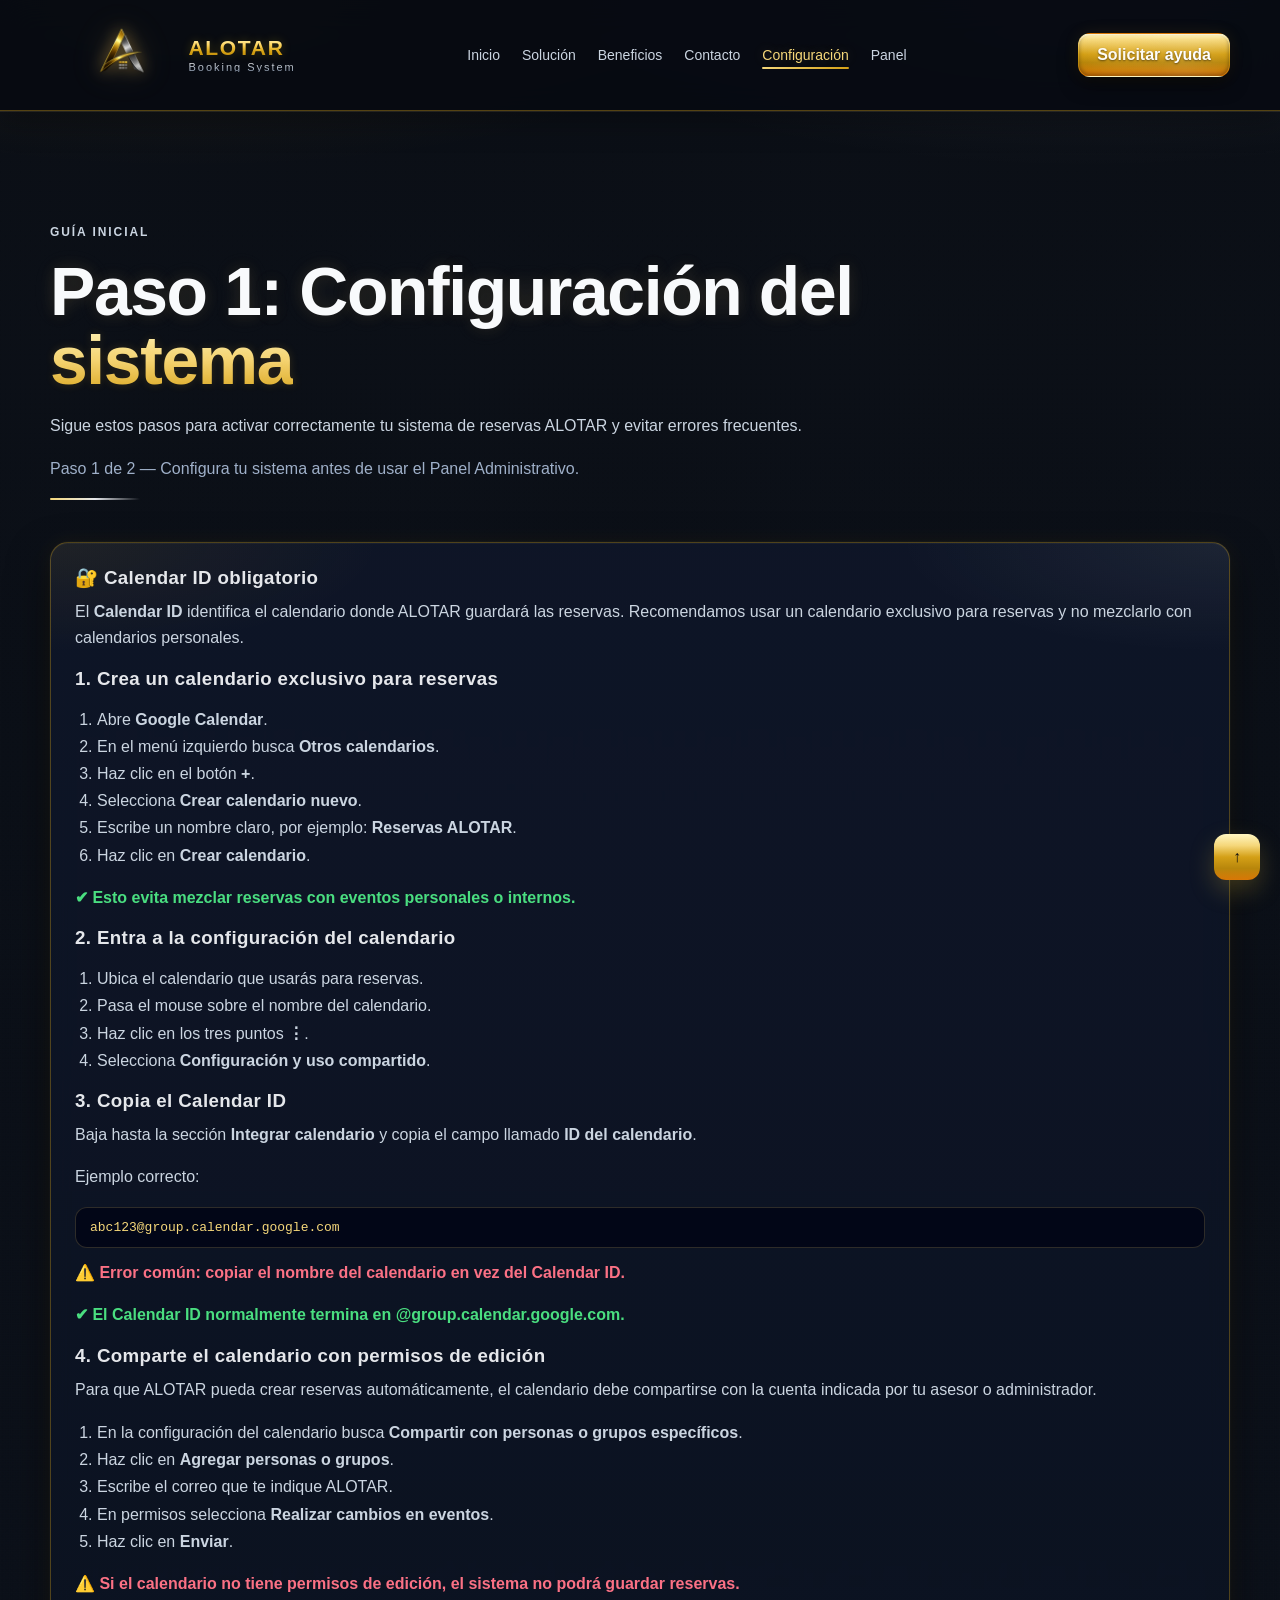
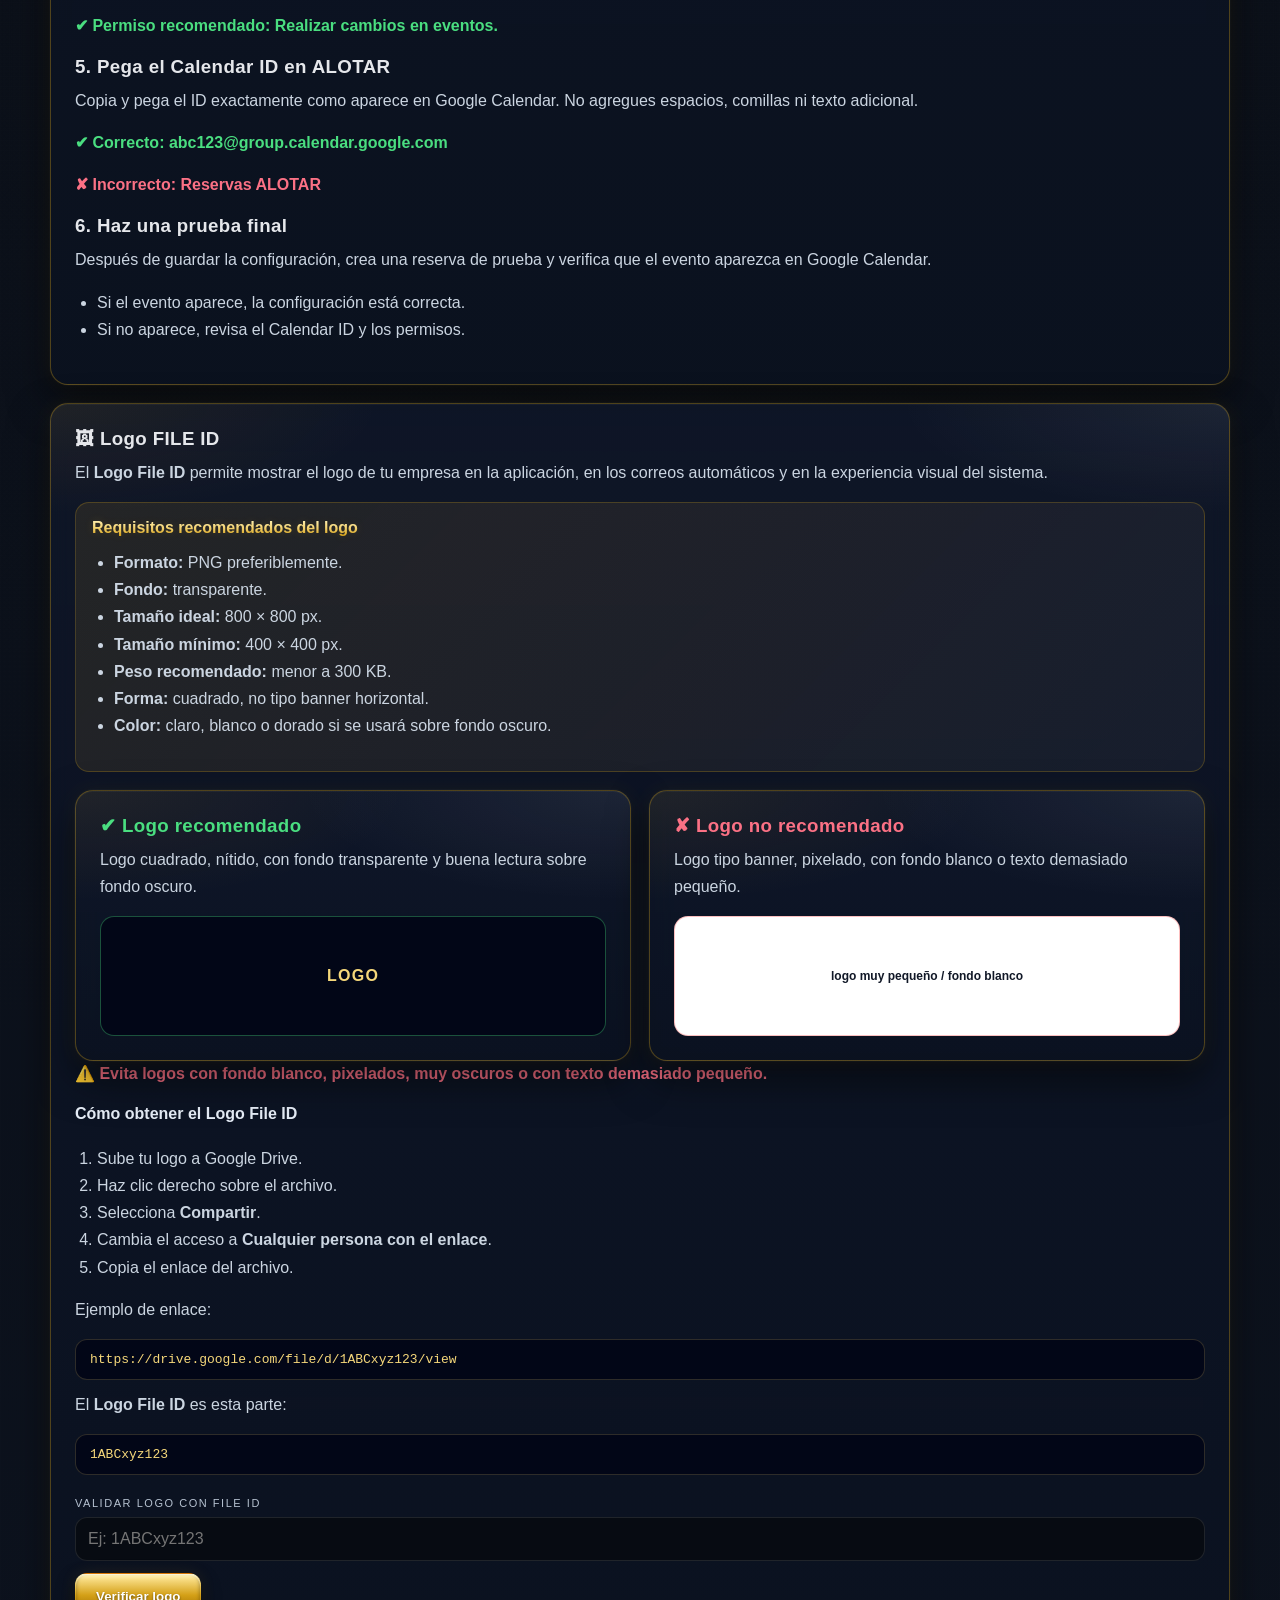
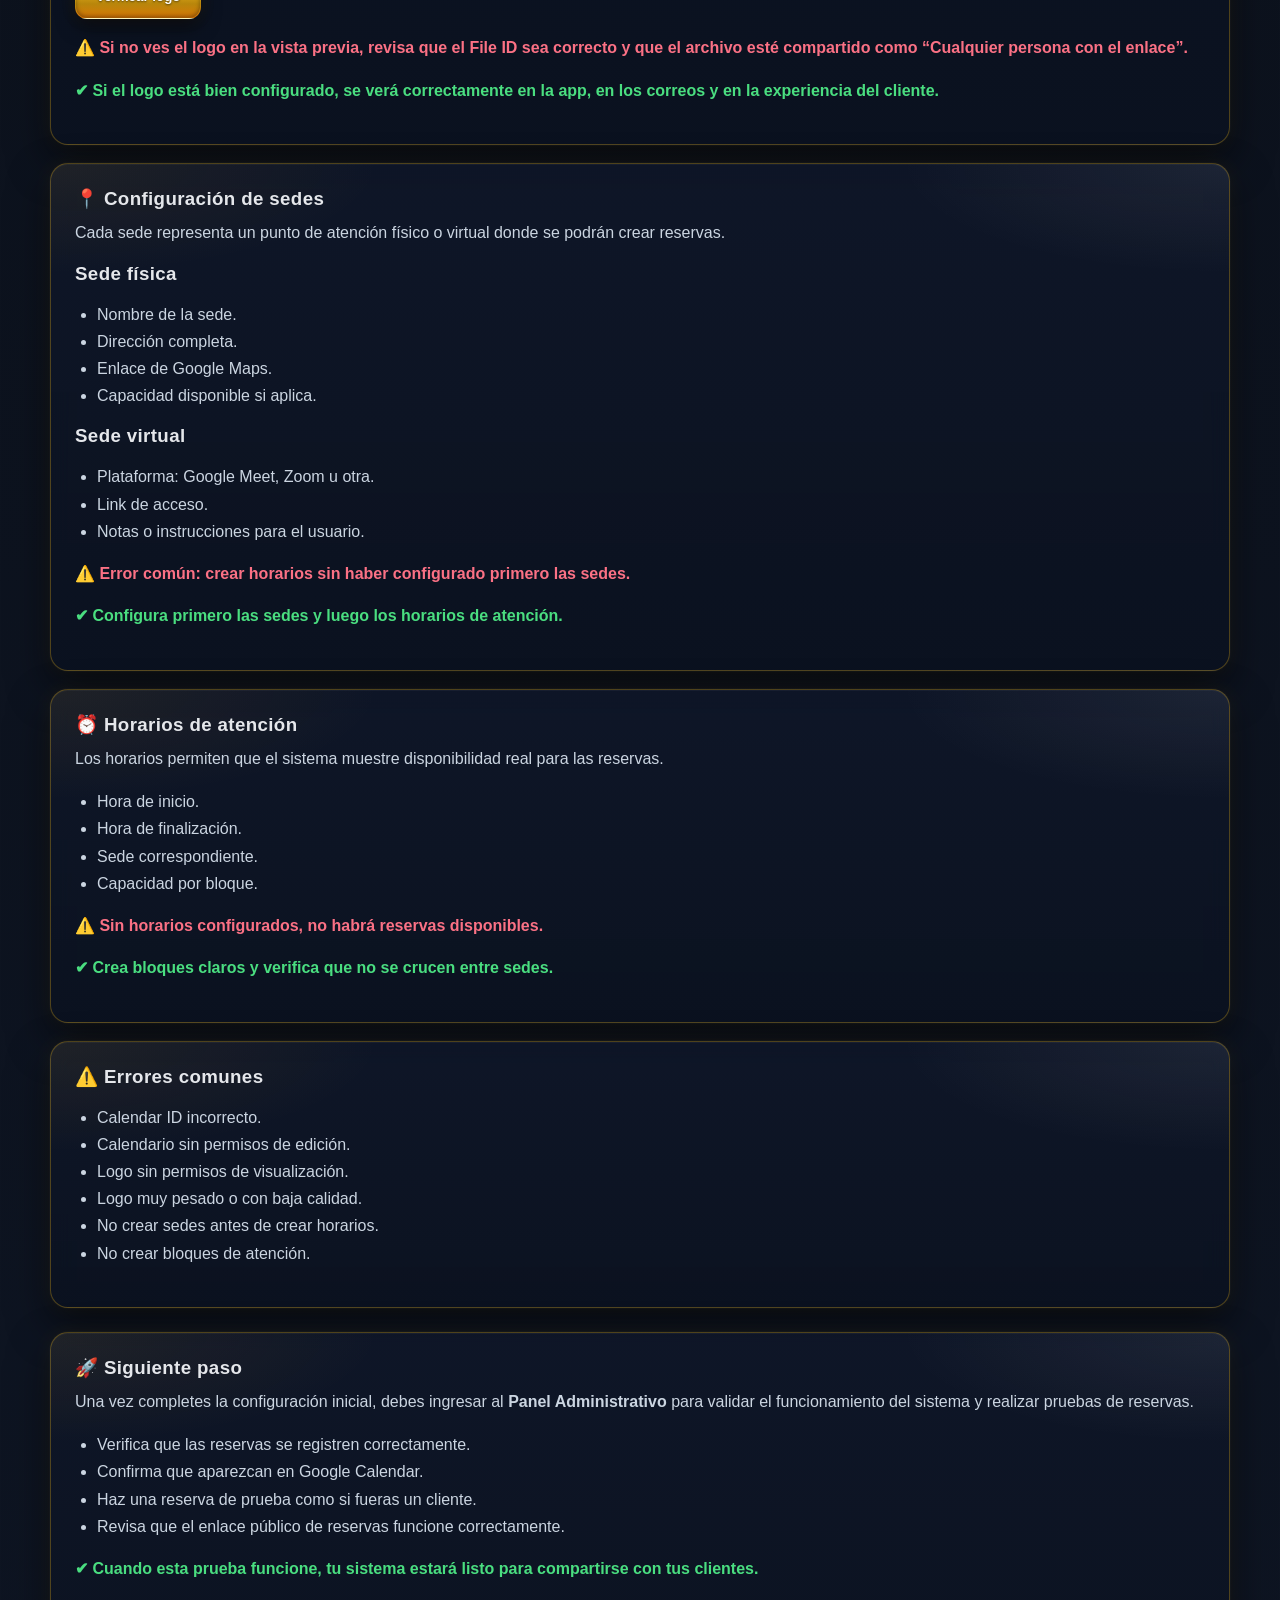
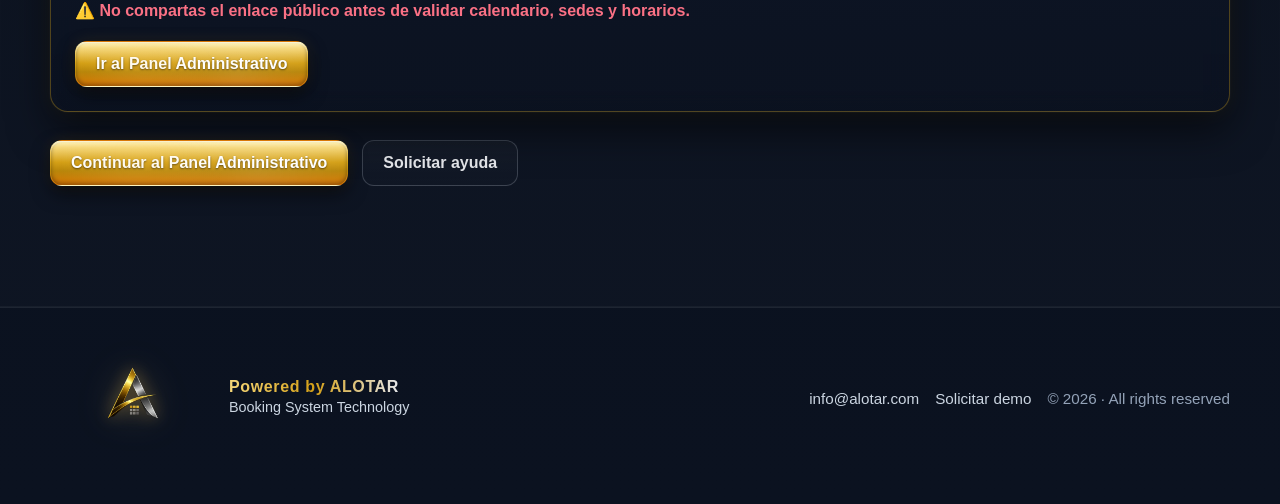
<file: configuracion.html>
<!DOCTYPE html>
<html lang="es">

<head>
  <meta charset="UTF-8">
  <meta name="viewport" content="width=device-width, initial-scale=1.0">

  <title>Configuración Inicial | ALOTAR</title>
  <meta name="robots" content="noindex">

  <!-- FAVICON ALOTAR -->
  <link rel="icon" href="favicon.ico" sizes="any">
  <link rel="icon" type="image/png" sizes="32x32" href="favicon-96x96.png">
  <link rel="icon" type="image/png" sizes="192x192" href="android-chrome-192x192.png">
  <link rel="icon" type="image/png" sizes="512x512" href="android-chrome-512x512.png">
  <link rel="apple-touch-icon" sizes="180x180" href="apple-touch-icon.png">
  <link rel="manifest" href="site.webmanifest">
  <meta name="theme-color" content="#070b12">
  <meta name="apple-mobile-web-app-title" content="ALOTAR">

  <link rel="stylesheet" href="styles.css">
</head>

<body>

<header class="site-header">
  <div class="container nav">

    <a href="index.html#inicio" class="brand" aria-label="Ir al inicio">
      <img src="logo.png" alt="ALOTAR Logo" class="brand-icon">

      <div class="brand-text-wrap">
        <div class="brand-main">ALOTAR</div>
        <div class="brand-sub">Booking System</div>
      </div>
    </a>

    <nav class="menu" aria-label="Menú principal">
      <a href="index.html#inicio">Inicio</a>
      <a href="index.html#solucion">Solución</a>
      <a href="index.html#beneficios">Beneficios</a>
      <a href="index.html#contacto">Contacto</a>
      <a class="active" href="configuracion.html">Configuración</a>
      <a href="panel-administrativo.html">Panel</a>
    </nav>

    <a class="btn btn-primary btn-glow" href="index.html?mode=soporte#contacto">
       Solicitar ayuda
    </a>

  </div>
</header>

<main>

<section class="section alt" id="configuracion">
  <div class="container">

    <div class="section-heading">
      <p class="eyebrow">Guía inicial</p>

      <h1>
        Paso 1: Configuración del <span class="gold-text">sistema</span>
      </h1>

      <p>
       Sigue estos pasos para activar correctamente tu sistema de reservas ALOTAR y evitar errores frecuentes.
      </p>

      <p style="margin-top:10px; color:#9fb0c9;">
       Paso 1 de 2 — Configura tu sistema antes de usar el Panel Administrativo.
      </p>
    </div>

    <div class="cards one">

      <article class="card">
  <h3>🔐 Calendar ID obligatorio</h3>

  <p>
    El <strong>Calendar ID</strong> identifica el calendario donde ALOTAR guardará las reservas.
    Recomendamos usar un calendario exclusivo para reservas y no mezclarlo con calendarios personales.
  </p>

  <h3>1. Crea un calendario exclusivo para reservas</h3>

  <ol>
    <li>Abre <strong>Google Calendar</strong>.</li>
    <li>En el menú izquierdo busca <strong>Otros calendarios</strong>.</li>
    <li>Haz clic en el botón <strong>+</strong>.</li>
    <li>Selecciona <strong>Crear calendario nuevo</strong>.</li>
    <li>Escribe un nombre claro, por ejemplo: <strong>Reservas ALOTAR</strong>.</li>
    <li>Haz clic en <strong>Crear calendario</strong>.</li>
  </ol>

  <p class="good">
    ✔ Esto evita mezclar reservas con eventos personales o internos.
  </p>

  <h3>2. Entra a la configuración del calendario</h3>

  <ol>
    <li>Ubica el calendario que usarás para reservas.</li>
    <li>Pasa el mouse sobre el nombre del calendario.</li>
    <li>Haz clic en los tres puntos <strong>⋮</strong>.</li>
    <li>Selecciona <strong>Configuración y uso compartido</strong>.</li>
  </ol>

  <h3>3. Copia el Calendar ID</h3>

  <p>
    Baja hasta la sección <strong>Integrar calendario</strong> y copia el campo
    llamado <strong>ID del calendario</strong>.
  </p>

  <p>Ejemplo correcto:</p>

  <code>abc123@group.calendar.google.com</code>

  <p class="bad">
    ⚠️ Error común: copiar el nombre del calendario en vez del Calendar ID.
  </p>

  <p class="good">
    ✔ El Calendar ID normalmente termina en <strong>@group.calendar.google.com</strong>.
  </p>

  <h3>4. Comparte el calendario con permisos de edición</h3>

  <p>
    Para que ALOTAR pueda crear reservas automáticamente, el calendario debe compartirse
    con la cuenta indicada por tu asesor o administrador.
  </p>

  <ol>
    <li>En la configuración del calendario busca <strong>Compartir con personas o grupos específicos</strong>.</li>
    <li>Haz clic en <strong>Agregar personas o grupos</strong>.</li>
    <li>Escribe el correo que te indique ALOTAR.</li>
    <li>En permisos selecciona <strong>Realizar cambios en eventos</strong>.</li>
    <li>Haz clic en <strong>Enviar</strong>.</li>
  </ol>

  <p class="bad">
    ⚠️ Si el calendario no tiene permisos de edición, el sistema no podrá guardar reservas.
  </p>

  <p class="good">
    ✔ Permiso recomendado: <strong>Realizar cambios en eventos</strong>.
  </p>

  <h3>5. Pega el Calendar ID en ALOTAR</h3>

  <p>
    Copia y pega el ID exactamente como aparece en Google Calendar.
    No agregues espacios, comillas ni texto adicional.
  </p>

  <p class="good">
    ✔ Correcto: abc123@group.calendar.google.com
  </p>

  <p class="bad">
    ✘ Incorrecto: Reservas ALOTAR
  </p>

  <h3>6. Haz una prueba final</h3>

  <p>
    Después de guardar la configuración, crea una reserva de prueba y verifica
    que el evento aparezca en Google Calendar.
  </p>

  <ul>
    <li>Si el evento aparece, la configuración está correcta.</li>
    <li>Si no aparece, revisa el Calendar ID y los permisos.</li>
  </ul>
</article>

      <article class="card">
        <h3>🖼 Logo FILE ID</h3>

        <p>
          El <strong>Logo File ID</strong> permite mostrar el logo de tu empresa en la aplicación,
          en los correos automáticos y en la experiencia visual del sistema.
        </p>

        <div style="
          margin-top:16px;
          padding:16px;
          border-radius:14px;
          background:linear-gradient(135deg, rgba(245,180,40,.10), rgba(255,255,255,.04));
          border:1px solid rgba(212,160,23,.25);
        ">

          <strong class="gold-text">Requisitos recomendados del logo</strong>

          <ul style="margin-top:12px; line-height:1.7;">
            <li><strong>Formato:</strong> PNG preferiblemente.</li>
            <li><strong>Fondo:</strong> transparente.</li>
            <li><strong>Tamaño ideal:</strong> 800 × 800 px.</li>
            <li><strong>Tamaño mínimo:</strong> 400 × 400 px.</li>
            <li><strong>Peso recomendado:</strong> menor a 300 KB.</li>
            <li><strong>Forma:</strong> cuadrado, no tipo banner horizontal.</li>
            <li><strong>Color:</strong> claro, blanco o dorado si se usará sobre fondo oscuro.</li>
          </ul>

        </div>

        <div class="cards two" style="margin-top:18px;">

          <div class="mini-card">
            <h3 class="good">✔ Logo recomendado</h3>
            <p>Logo cuadrado, nítido, con fondo transparente y buena lectura sobre fondo oscuro.</p>

            <div style="
              margin-top:12px;
              height:120px;
              border-radius:14px;
              display:flex;
              align-items:center;
              justify-content:center;
              background:#020617;
              border:1px solid rgba(74,222,128,.35);
              color:#f5d77a;
              font-weight:800;
              letter-spacing:.08em;
            ">
              LOGO
            </div>
          </div>

          <div class="mini-card">
            <h3 class="bad">✘ Logo no recomendado</h3>
            <p>Logo tipo banner, pixelado, con fondo blanco o texto demasiado pequeño.</p>

            <div style="
              margin-top:12px;
              height:120px;
              border-radius:14px;
              display:flex;
              align-items:center;
              justify-content:center;
              background:#ffffff;
              border:1px solid rgba(248,113,113,.45);
              color:#111827;
              font-size:12px;
              font-weight:700;
            ">
              logo muy pequeño / fondo blanco
            </div>
          </div>

        </div>

        <p class="bad">
          ⚠️ Evita logos con fondo blanco, pixelados, muy oscuros o con texto demasiado pequeño.
        </p>

        <h4 style="margin-top:18px;">Cómo obtener el Logo File ID</h4>

        <ol style="line-height:1.7;">
          <li>Sube tu logo a Google Drive.</li>
          <li>Haz clic derecho sobre el archivo.</li>
          <li>Selecciona <strong>Compartir</strong>.</li>
          <li>Cambia el acceso a <strong>Cualquier persona con el enlace</strong>.</li>
          <li>Copia el enlace del archivo.</li>
        </ol>

        <p>Ejemplo de enlace:</p>

        <code>https://drive.google.com/file/d/1ABCxyz123/view</code>

        <p>El <strong>Logo File ID</strong> es esta parte:</p>

        <code>1ABCxyz123</code>

        <div style="margin-top:22px;">
          <label style="
            display:block;
            color:#b6c2d1;
            font-size:11px;
            letter-spacing:.14em;
            text-transform:uppercase;
            margin-bottom:8px;
          ">
            Validar logo con File ID
          </label>

          <input
            type="text"
            id="logoInput"
            placeholder="Ej: 1ABCxyz123"
          >

          <button
            type="button"
            class="btn btn-primary"
            style="margin-top:12px;"
            onclick="previewLogo()"
          >
            Verificar logo
          </button>

          <div id="logoPreview" style="margin-top:16px;"></div>

          <p class="bad">
            ⚠️ Si no ves el logo en la vista previa, revisa que el File ID sea correcto y que el archivo esté compartido como “Cualquier persona con el enlace”.
          </p>
        </div>

        <p class="good">
          ✔ Si el logo está bien configurado, se verá correctamente en la app, en los correos y en la experiencia del cliente.
        </p>
      </article>

      <article class="card">
        <h3>📍 Configuración de sedes</h3>

        <p>
          Cada sede representa un punto de atención físico o virtual donde se podrán crear reservas.
        </p>

        <h3>Sede física</h3>
        <ul>
          <li>Nombre de la sede.</li>
          <li>Dirección completa.</li>
          <li>Enlace de Google Maps.</li>
          <li>Capacidad disponible si aplica.</li>
        </ul>

        <h3>Sede virtual</h3>
        <ul>
          <li>Plataforma: Google Meet, Zoom u otra.</li>
          <li>Link de acceso.</li>
          <li>Notas o instrucciones para el usuario.</li>
        </ul>

        <p class="bad">⚠️ Error común: crear horarios sin haber configurado primero las sedes.</p>
        <p class="good">✔ Configura primero las sedes y luego los horarios de atención.</p>
      </article>

      <article class="card">
        <h3>⏰ Horarios de atención</h3>

        <p>
          Los horarios permiten que el sistema muestre disponibilidad real para las reservas.
        </p>

        <ul>
          <li>Hora de inicio.</li>
          <li>Hora de finalización.</li>
          <li>Sede correspondiente.</li>
          <li>Capacidad por bloque.</li>
        </ul>

        <p class="bad">⚠️ Sin horarios configurados, no habrá reservas disponibles.</p>
        <p class="good">✔ Crea bloques claros y verifica que no se crucen entre sedes.</p>
      </article>

      <article class="card">
        <h3>⚠️ Errores comunes</h3>

        <ul>
          <li>Calendar ID incorrecto.</li>
          <li>Calendario sin permisos de edición.</li>
          <li>Logo sin permisos de visualización.</li>
          <li>Logo muy pesado o con baja calidad.</li>
          <li>No crear sedes antes de crear horarios.</li>
          <li>No crear bloques de atención.</li>
        </ul>
      </article>

    </div>
    <article class="card" style="margin-top:24px;">

     <h3>🚀 Siguiente paso</h3>

     <p>
       Una vez completes la configuración inicial, debes ingresar al
       <strong>Panel Administrativo</strong> para validar el funcionamiento del sistema
       y realizar pruebas de reservas.
     </p>

     <ul>
       <li>Verifica que las reservas se registren correctamente.</li>
       <li>Confirma que aparezcan en Google Calendar.</li>
       <li>Haz una reserva de prueba como si fueras un cliente.</li>
       <li>Revisa que el enlace público de reservas funcione correctamente.</li>
     </ul>

     <p class="good">
      ✔ Cuando esta prueba funcione, tu sistema estará listo para compartirse con tus clientes.
     </p>

     <p class="bad">
      ⚠️ No compartas el enlace público antes de validar calendario, sedes y horarios.
     </p>

     <a class="btn btn-primary btn-glow" href="panel-administrativo.html">
       Ir al Panel Administrativo
     </a>

    </article>

    <div class="hero-actions top-gap">
      <a class="btn btn-primary btn-glow" href="panel-administrativo.html">
        Continuar al Panel Administrativo
      </a>

      <a class="btn btn-outline" href="index.html?mode=soporte#contacto">
        Solicitar ayuda
      </a>
    </div>

  </div>
</section>

</main>

<footer class="site-footer">
  <div class="container footer-wrap">

    <div class="footer-brand">
      <img src="logo.png" alt="ALOTAR Logo" class="footer-logo">

      <div>
        <strong>Powered by ALOTAR</strong>
        <p>Booking System Technology</p>
      </div>
    </div>

    <div class="footer-meta">
      <a href="mailto:info@alotar.com">info@alotar.com</a>
      <a href="index.html#contacto">Solicitar demo</a>
      <span>© 2026 · All rights reserved</span>
    </div>

  </div>
</footer>

<button
  class="scroll-top-btn"
  onclick="window.scrollTo({top:0, behavior:'smooth'})"
  aria-label="Volver arriba"
  title="Volver arriba"
>
  ↑
</button>

<script>
function previewLogo(){
  const input = document.getElementById("logoInput");
  const preview = document.getElementById("logoPreview");

  const fileId = input.value.trim();

  if (!fileId) {
    preview.innerHTML = `
      <div style="
        padding:14px;
        border-radius:12px;
        background:linear-gradient(135deg, rgba(248,113,113,.15), rgba(255,255,255,.05));
        border:1px solid rgba(248,113,113,.4);
        color:#e5e7eb;
      ">
        Debes ingresar un Logo File ID.
      </div>
    `;
    return;
  }

  const imageUrl = `https://drive.google.com/thumbnail?id=${fileId}&sz=w400`;

  preview.innerHTML = `
    <div style="
      padding:18px;
      border-radius:14px;
      background:#020617;
      border:1px solid rgba(245,215,122,.30);
      text-align:center;
    ">
      <p style="margin-bottom:12px;color:#cbd5e1;">
        Vista previa del logo:
      </p>

      <img
        src="${imageUrl}"
        alt="Vista previa del logo"
        style="
          max-width:220px;
          max-height:220px;
          margin:0 auto;
          object-fit:contain;
          border-radius:12px;
        "
        onerror="logoPreviewError()"
      >

      <p class="good" style="margin-top:12px;">
        ✔ Si el logo aparece aquí, el File ID es válido y el archivo tiene permisos correctos.
      </p>
    </div>
  `;
}

function logoPreviewError(){
  const preview = document.getElementById("logoPreview");

  preview.innerHTML = `
    <div style="
      padding:14px;
      border-radius:12px;
      background:linear-gradient(135deg, rgba(248,113,113,.15), rgba(255,255,255,.05));
      border:1px solid rgba(248,113,113,.4);
      color:#e5e7eb;
    ">
      No fue posible mostrar el logo. Verifica que el File ID sea correcto y que el archivo esté compartido como “Cualquier persona con el enlace”.
    </div>
  `;
}
</script>

<script src="app.js?v=25"></script>

</body>
</html>
</file>
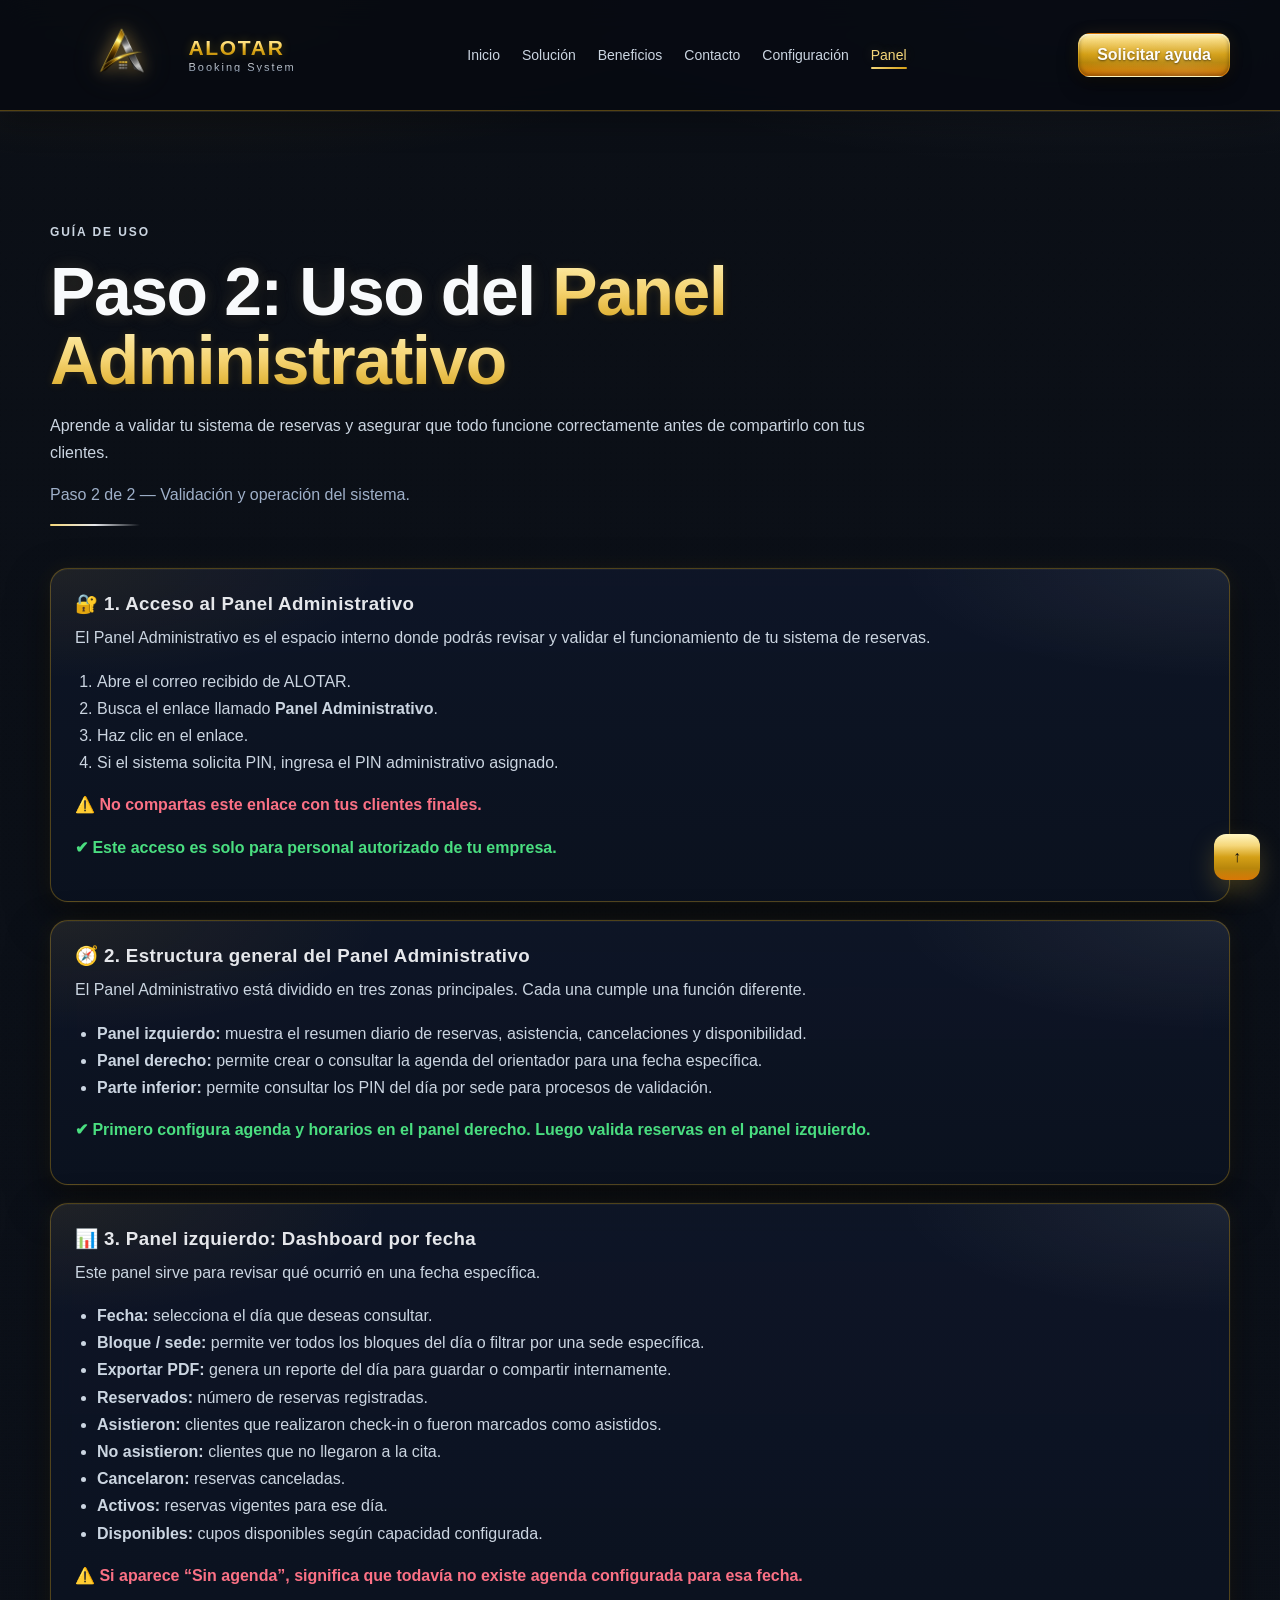
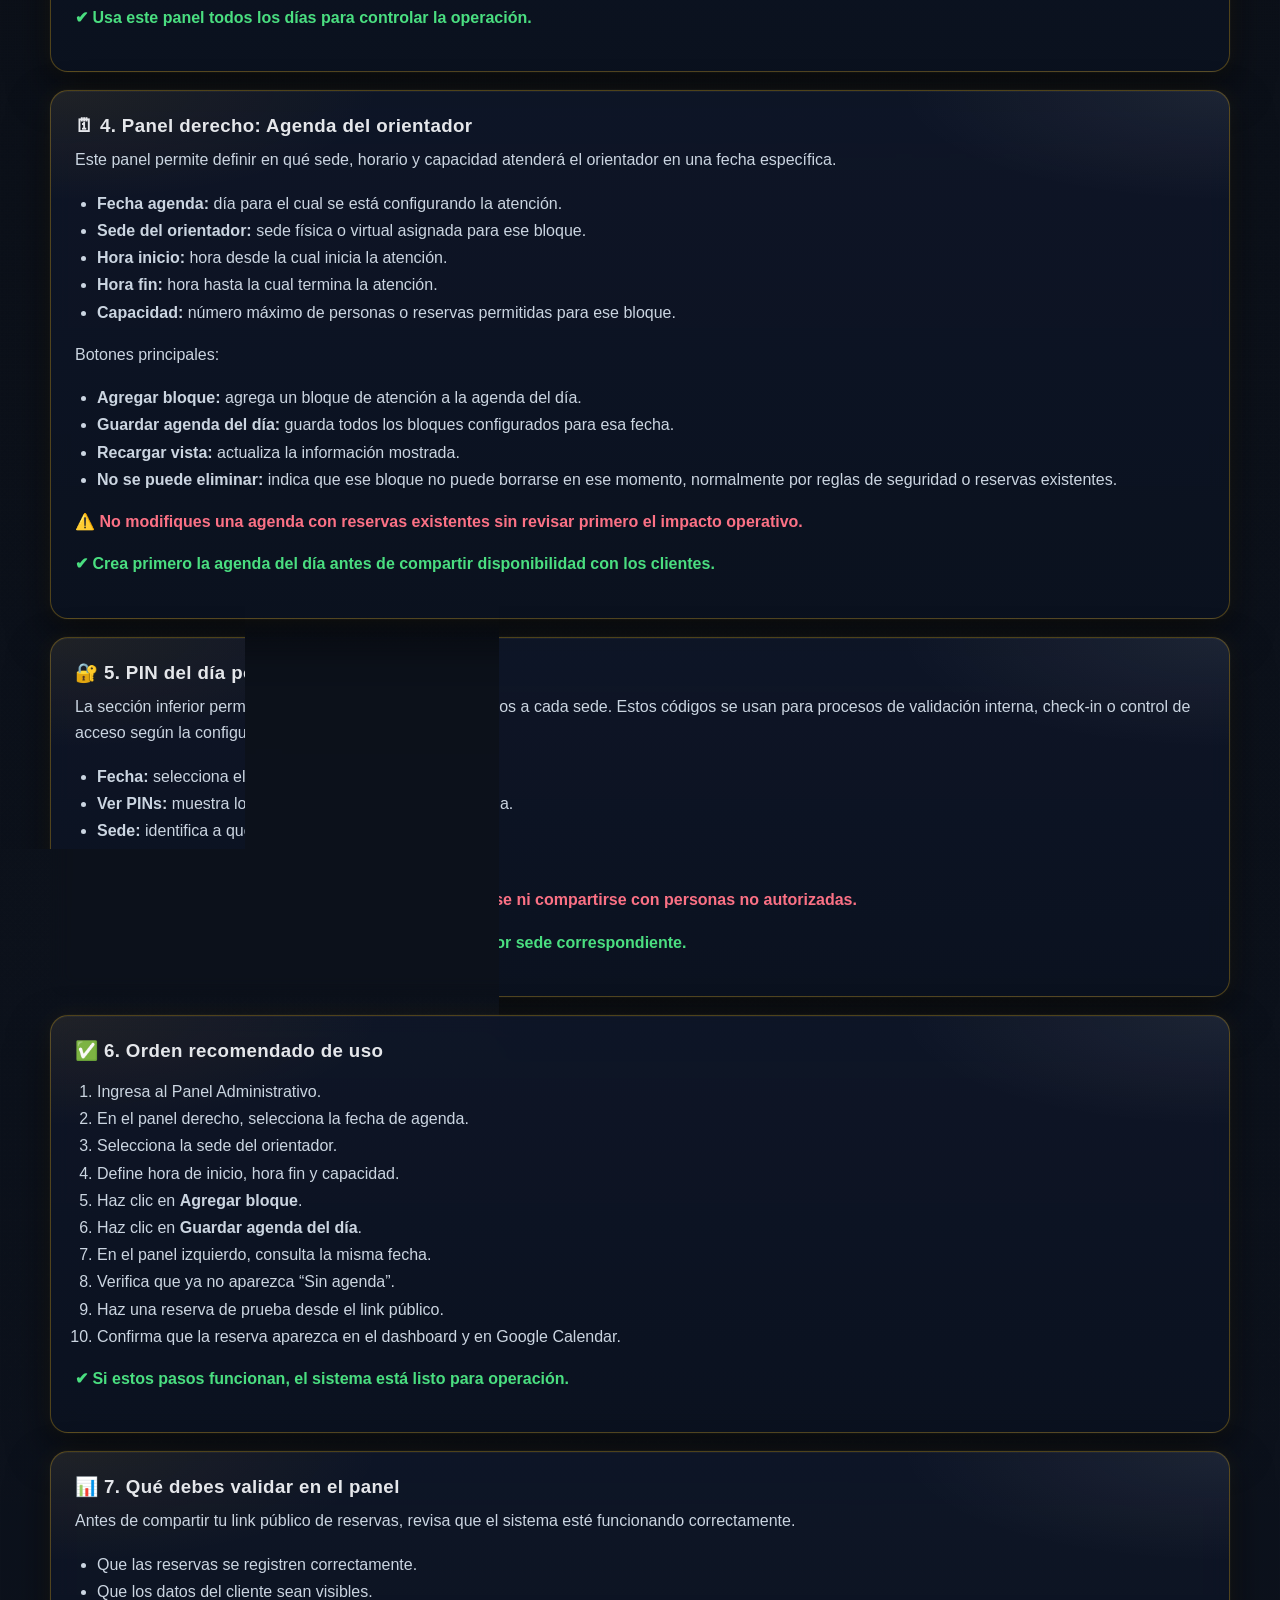
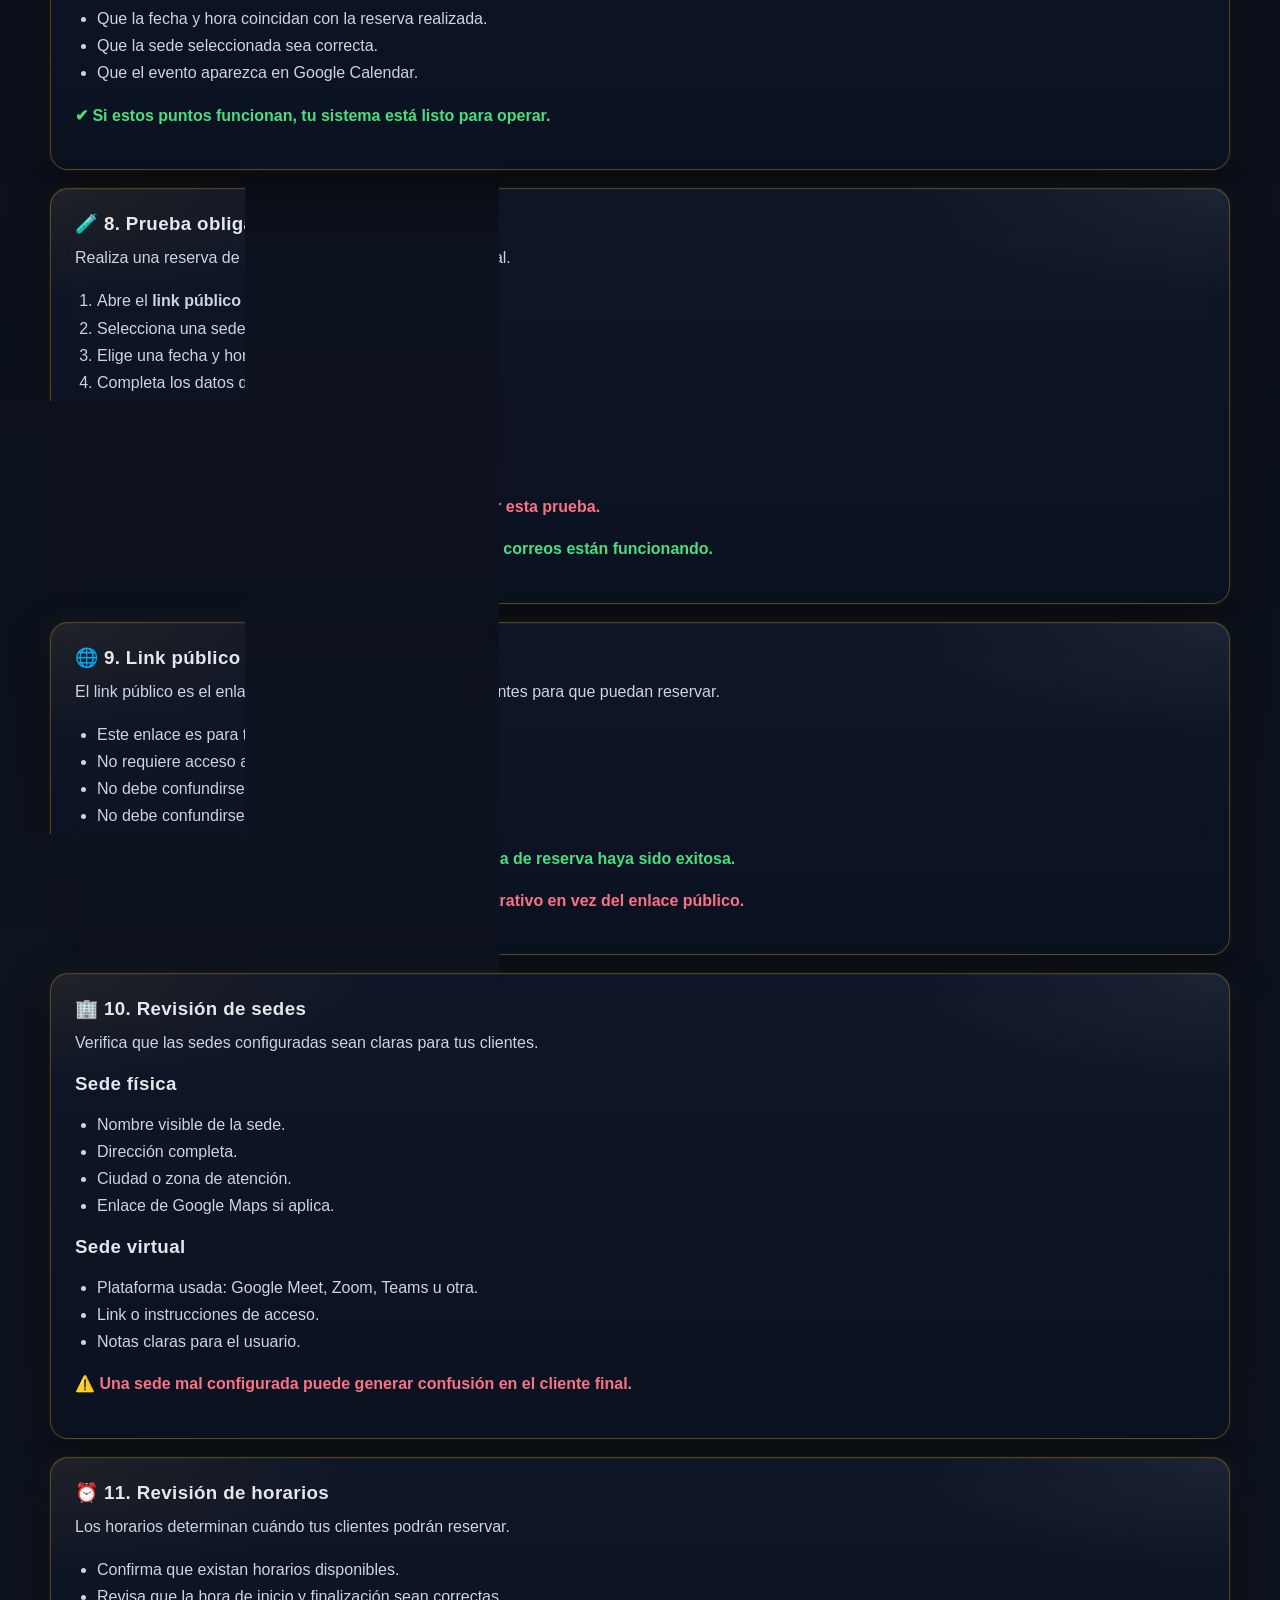
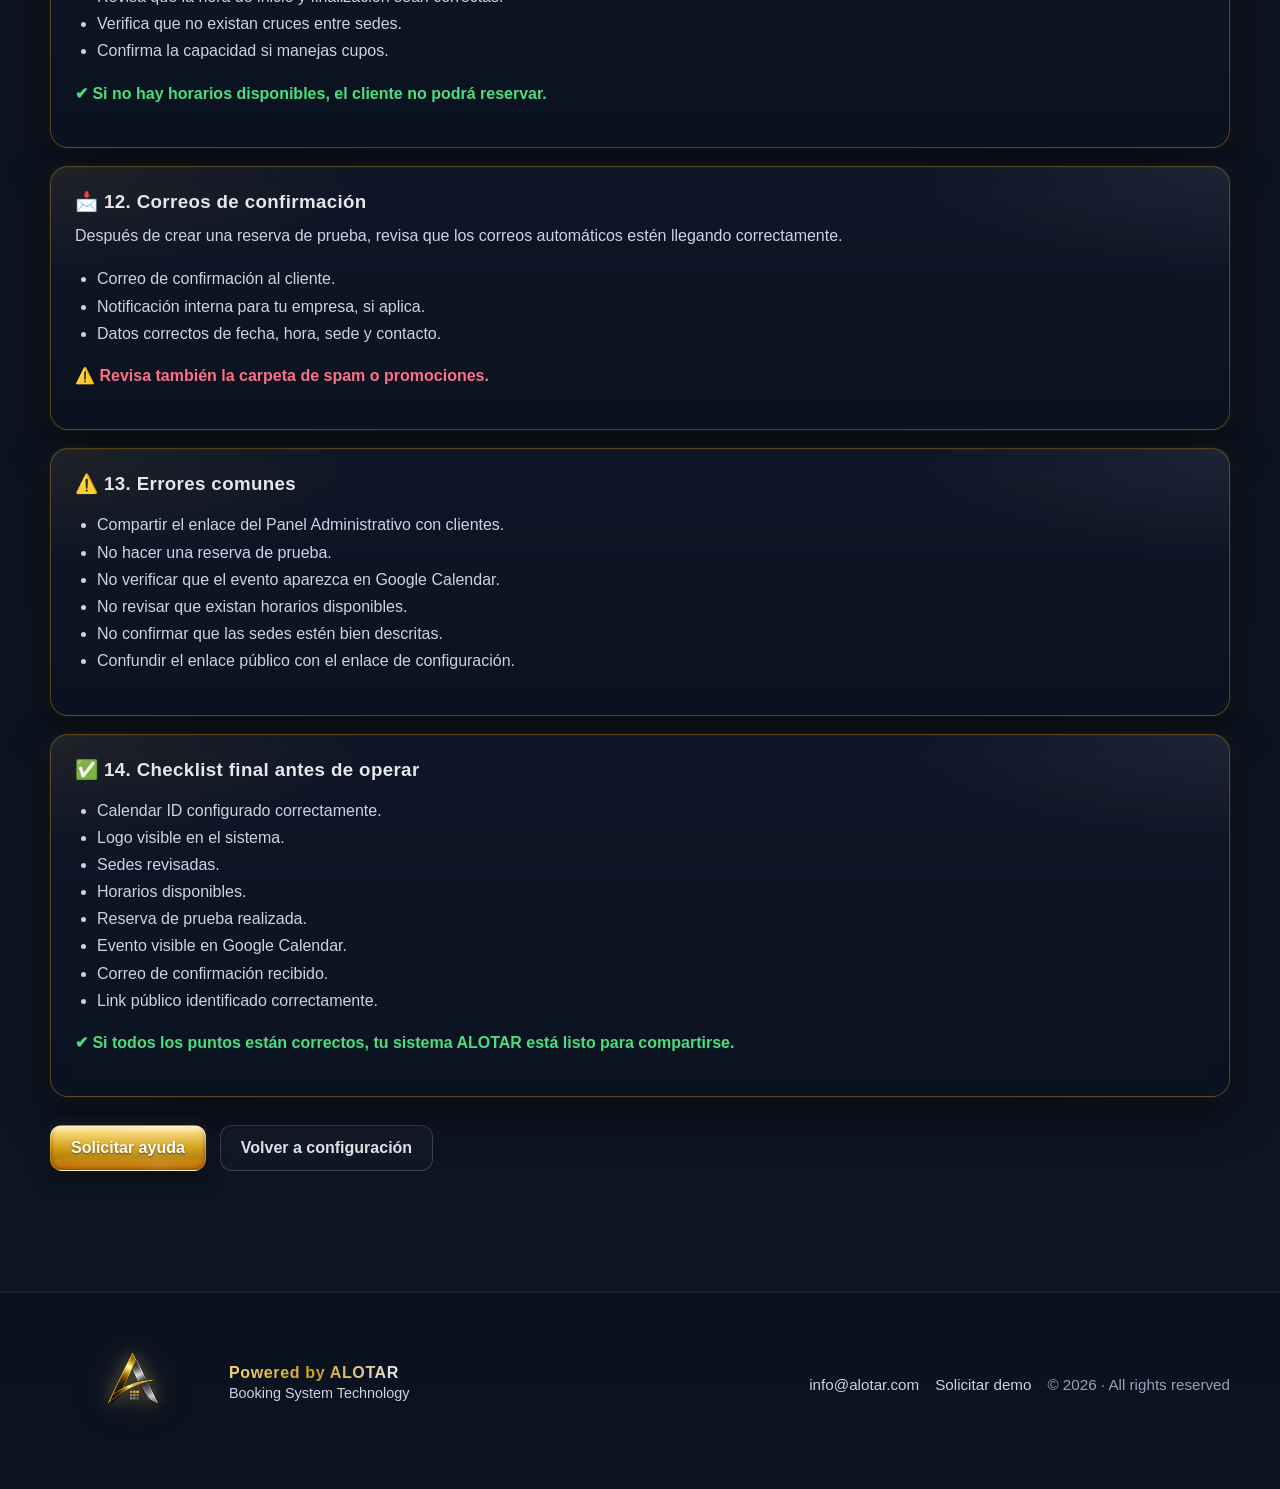
<file: panel-administrativo.html>
<!DOCTYPE html>
<html lang="es">

<head>
  <meta charset="UTF-8">
  <meta name="viewport" content="width=device-width, initial-scale=1.0">

  <title>Panel Administrativo | ALOTAR</title>
  <meta name="robots" content="noindex">

  <!-- FAVICON ALOTAR -->
  <link rel="icon" href="favicon.ico" sizes="any">
  <link rel="icon" type="image/png" sizes="32x32" href="favicon-96x96.png">
  <link rel="icon" type="image/png" sizes="192x192" href="android-chrome-192x192.png">
  <link rel="icon" type="image/png" sizes="512x512" href="android-chrome-512x512.png">
  <link rel="apple-touch-icon" sizes="180x180" href="apple-touch-icon.png">
  <link rel="manifest" href="site.webmanifest">
  <meta name="theme-color" content="#070b12">
  <meta name="apple-mobile-web-app-title" content="ALOTAR">

  <link rel="stylesheet" href="styles.css">
</head>

<body>

<header class="site-header">
  <div class="container nav">

    <a href="index.html#inicio" class="brand" aria-label="Ir al inicio">
      <img src="logo.png" alt="ALOTAR Logo" class="brand-icon">

      <div class="brand-text-wrap">
        <div class="brand-main">ALOTAR</div>
        <div class="brand-sub">Booking System</div>
      </div>
    </a>

    <nav class="menu" aria-label="Menú principal">
      <a href="index.html#inicio">Inicio</a>
      <a href="index.html#solucion">Solución</a>
      <a href="index.html#beneficios">Beneficios</a>
      <a href="index.html#contacto">Contacto</a>
      <a href="configuracion.html">Configuración</a>
      <a class="active" href="panel-administrativo.html">Panel</a>
    </nav>

    <a class="btn btn-primary btn-glow" href="index.html?mode=soporte#contacto">
      Solicitar ayuda
    </a>

  </div>
</header>

<main>

<section class="section alt" id="panel-administrativo">
  <div class="container">

    <div class="section-heading">
      <p class="eyebrow">Guía de uso</p>

      <h1>
        Paso 2: Uso del <span class="gold-text">Panel Administrativo</span>
      </h1>

      <p>
        Aprende a validar tu sistema de reservas y asegurar que todo funcione correctamente antes de compartirlo con tus clientes.
      </p>

      <p style="margin-top:10px;color:#9fb0c9;">
        Paso 2 de 2 — Validación y operación del sistema.
      </p>
    </div>

    <div class="cards one">

      <article class="card">
        <h3>🔐 1. Acceso al Panel Administrativo</h3>

        <p>
          El Panel Administrativo es el espacio interno donde podrás revisar y validar el funcionamiento de tu sistema de reservas.
        </p>

        <ol>
          <li>Abre el correo recibido de ALOTAR.</li>
          <li>Busca el enlace llamado <strong>Panel Administrativo</strong>.</li>
          <li>Haz clic en el enlace.</li>
          <li>Si el sistema solicita PIN, ingresa el PIN administrativo asignado.</li>
        </ol>

        <p class="bad">
          ⚠️ No compartas este enlace con tus clientes finales.
        </p>

        <p class="good">
          ✔ Este acceso es solo para personal autorizado de tu empresa.
        </p>
      </article>

      <article class="card">
  <h3>🧭 2. Estructura general del Panel Administrativo</h3>

  <p>
    El Panel Administrativo está dividido en tres zonas principales. Cada una cumple una función diferente.
  </p>

  <ul>
    <li>
      <strong>Panel izquierdo:</strong> muestra el resumen diario de reservas, asistencia, cancelaciones y disponibilidad.
    </li>
    <li>
      <strong>Panel derecho:</strong> permite crear o consultar la agenda del orientador para una fecha específica.
    </li>
    <li>
      <strong>Parte inferior:</strong> permite consultar los PIN del día por sede para procesos de validación.
    </li>
  </ul>

  <p class="good">
    ✔ Primero configura agenda y horarios en el panel derecho. Luego valida reservas en el panel izquierdo.
  </p>
</article>

<article class="card">
  <h3>📊 3. Panel izquierdo: Dashboard por fecha</h3>

  <p>
    Este panel sirve para revisar qué ocurrió en una fecha específica.
  </p>

  <ul>
    <li><strong>Fecha:</strong> selecciona el día que deseas consultar.</li>
    <li><strong>Bloque / sede:</strong> permite ver todos los bloques del día o filtrar por una sede específica.</li>
    <li><strong>Exportar PDF:</strong> genera un reporte del día para guardar o compartir internamente.</li>
    <li><strong>Reservados:</strong> número de reservas registradas.</li>
    <li><strong>Asistieron:</strong> clientes que realizaron check-in o fueron marcados como asistidos.</li>
    <li><strong>No asistieron:</strong> clientes que no llegaron a la cita.</li>
    <li><strong>Cancelaron:</strong> reservas canceladas.</li>
    <li><strong>Activos:</strong> reservas vigentes para ese día.</li>
    <li><strong>Disponibles:</strong> cupos disponibles según capacidad configurada.</li>
  </ul>

  <p class="bad">
    ⚠️ Si aparece “Sin agenda”, significa que todavía no existe agenda configurada para esa fecha.
  </p>

  <p class="good">
    ✔ Usa este panel todos los días para controlar la operación.
  </p>
</article>

<article class="card">
  <h3>🗓 4. Panel derecho: Agenda del orientador</h3>

  <p>
    Este panel permite definir en qué sede, horario y capacidad atenderá el orientador en una fecha específica.
  </p>

  <ul>
    <li><strong>Fecha agenda:</strong> día para el cual se está configurando la atención.</li>
    <li><strong>Sede del orientador:</strong> sede física o virtual asignada para ese bloque.</li>
    <li><strong>Hora inicio:</strong> hora desde la cual inicia la atención.</li>
    <li><strong>Hora fin:</strong> hora hasta la cual termina la atención.</li>
    <li><strong>Capacidad:</strong> número máximo de personas o reservas permitidas para ese bloque.</li>
  </ul>

  <p>
    Botones principales:
  </p>

  <ul>
    <li><strong>Agregar bloque:</strong> agrega un bloque de atención a la agenda del día.</li>
    <li><strong>Guardar agenda del día:</strong> guarda todos los bloques configurados para esa fecha.</li>
    <li><strong>Recargar vista:</strong> actualiza la información mostrada.</li>
    <li><strong>No se puede eliminar:</strong> indica que ese bloque no puede borrarse en ese momento, normalmente por reglas de seguridad o reservas existentes.</li>
  </ul>

  <p class="bad">
    ⚠️ No modifiques una agenda con reservas existentes sin revisar primero el impacto operativo.
  </p>

  <p class="good">
    ✔ Crea primero la agenda del día antes de compartir disponibilidad con los clientes.
  </p>
</article>

<article class="card">
  <h3>🔐 5. PIN del día por sede</h3>

  <p>
    La sección inferior permite consultar los PIN diarios asociados a cada sede.
    Estos códigos se usan para procesos de validación interna, check-in o control de acceso según la configuración del sistema.
  </p>

  <ul>
    <li><strong>Fecha:</strong> selecciona el día para consultar los PIN.</li>
    <li><strong>Ver PINs:</strong> muestra los códigos disponibles para esa fecha.</li>
    <li><strong>Sede:</strong> identifica a qué sede corresponde cada PIN.</li>
    <li><strong>PIN:</strong> código que puede usarse para validación operativa.</li>
  </ul>

  <p class="bad">
    ⚠️ Los PIN son información interna. No deben publicarse ni compartirse con personas no autorizadas.
  </p>

  <p class="good">
    ✔ Usa los PIN únicamente para validaciones del día y por sede correspondiente.
  </p>
</article>

<article class="card">
  <h3>✅ 6. Orden recomendado de uso</h3>

  <ol>
    <li>Ingresa al Panel Administrativo.</li>
    <li>En el panel derecho, selecciona la fecha de agenda.</li>
    <li>Selecciona la sede del orientador.</li>
    <li>Define hora de inicio, hora fin y capacidad.</li>
    <li>Haz clic en <strong>Agregar bloque</strong>.</li>
    <li>Haz clic en <strong>Guardar agenda del día</strong>.</li>
    <li>En el panel izquierdo, consulta la misma fecha.</li>
    <li>Verifica que ya no aparezca “Sin agenda”.</li>
    <li>Haz una reserva de prueba desde el link público.</li>
    <li>Confirma que la reserva aparezca en el dashboard y en Google Calendar.</li>
  </ol>

  <p class="good">
    ✔ Si estos pasos funcionan, el sistema está listo para operación.
  </p>
</article>

      <article class="card">
        <h3>📊 7. Qué debes validar en el panel</h3>

        <p>
          Antes de compartir tu link público de reservas, revisa que el sistema esté funcionando correctamente.
        </p>

        <ul>
          <li>Que las reservas se registren correctamente.</li>
          <li>Que los datos del cliente sean visibles.</li>
          <li>Que la fecha y hora coincidan con la reserva realizada.</li>
          <li>Que la sede seleccionada sea correcta.</li>
          <li>Que el evento aparezca en Google Calendar.</li>
        </ul>

        <p class="good">
          ✔ Si estos puntos funcionan, tu sistema está listo para operar.
        </p>
      </article>

      <article class="card">
        <h3>🧪 8. Prueba obligatoria antes de compartir</h3>

        <p>
          Realiza una reserva de prueba como si fueras un cliente real.
        </p>

        <ol>
          <li>Abre el <strong>link público de reservas</strong>.</li>
          <li>Selecciona una sede o servicio disponible.</li>
          <li>Elige una fecha y horario.</li>
          <li>Completa los datos de prueba.</li>
          <li>Confirma la reserva.</li>
          <li>Verifica que llegue el correo de confirmación.</li>
          <li>Revisa que la reserva aparezca en Google Calendar.</li>
        </ol>

        <p class="bad">
          ⚠️ No compartas el sistema con clientes antes de hacer esta prueba.
        </p>

        <p class="good">
          ✔ La prueba confirma que calendario, sedes, horarios y correos están funcionando.
        </p>
      </article>

      <article class="card">
        <h3>🌐 9. Link público de reservas</h3>

        <p>
          El link público es el enlace que debes compartir con tus clientes para que puedan reservar.
        </p>

        <ul>
          <li>Este enlace es para tus clientes finales.</li>
          <li>No requiere acceso al Panel Administrativo.</li>
          <li>No debe confundirse con el enlace de configuración.</li>
          <li>No debe confundirse con el enlace del panel interno.</li>
        </ul>

        <p class="good">
          ✔ Comparte únicamente el link público cuando la prueba de reserva haya sido exitosa.
        </p>

        <p class="bad">
          ⚠️ Error común: enviar a los clientes el enlace administrativo en vez del enlace público.
        </p>
      </article>

      <article class="card">
        <h3>🏢 10. Revisión de sedes</h3>

        <p>
          Verifica que las sedes configuradas sean claras para tus clientes.
        </p>

        <h3>Sede física</h3>
        <ul>
          <li>Nombre visible de la sede.</li>
          <li>Dirección completa.</li>
          <li>Ciudad o zona de atención.</li>
          <li>Enlace de Google Maps si aplica.</li>
        </ul>

        <h3>Sede virtual</h3>
        <ul>
          <li>Plataforma usada: Google Meet, Zoom, Teams u otra.</li>
          <li>Link o instrucciones de acceso.</li>
          <li>Notas claras para el usuario.</li>
        </ul>

        <p class="bad">
          ⚠️ Una sede mal configurada puede generar confusión en el cliente final.
        </p>
      </article>

      <article class="card">
        <h3>⏰ 11. Revisión de horarios</h3>

        <p>
          Los horarios determinan cuándo tus clientes podrán reservar.
        </p>

        <ul>
          <li>Confirma que existan horarios disponibles.</li>
          <li>Revisa que la hora de inicio y finalización sean correctas.</li>
          <li>Verifica que no existan cruces entre sedes.</li>
          <li>Confirma la capacidad si manejas cupos.</li>
        </ul>

        <p class="good">
          ✔ Si no hay horarios disponibles, el cliente no podrá reservar.
        </p>
      </article>

      <article class="card">
        <h3>📩 12. Correos de confirmación</h3>

        <p>
          Después de crear una reserva de prueba, revisa que los correos automáticos estén llegando correctamente.
        </p>

        <ul>
          <li>Correo de confirmación al cliente.</li>
          <li>Notificación interna para tu empresa, si aplica.</li>
          <li>Datos correctos de fecha, hora, sede y contacto.</li>
        </ul>

        <p class="bad">
          ⚠️ Revisa también la carpeta de spam o promociones.
        </p>
      </article>

      <article class="card">
        <h3>⚠️ 13. Errores comunes</h3>

        <ul>
          <li>Compartir el enlace del Panel Administrativo con clientes.</li>
          <li>No hacer una reserva de prueba.</li>
          <li>No verificar que el evento aparezca en Google Calendar.</li>
          <li>No revisar que existan horarios disponibles.</li>
          <li>No confirmar que las sedes estén bien descritas.</li>
          <li>Confundir el enlace público con el enlace de configuración.</li>
        </ul>
      </article>

      <article class="card">
        <h3>✅ 14. Checklist final antes de operar</h3>

        <ul>
          <li>Calendar ID configurado correctamente.</li>
          <li>Logo visible en el sistema.</li>
          <li>Sedes revisadas.</li>
          <li>Horarios disponibles.</li>
          <li>Reserva de prueba realizada.</li>
          <li>Evento visible en Google Calendar.</li>
          <li>Correo de confirmación recibido.</li>
          <li>Link público identificado correctamente.</li>
        </ul>

        <p class="good">
          ✔ Si todos los puntos están correctos, tu sistema ALOTAR está listo para compartirse.
        </p>
      </article>

    </div>

    <div class="hero-actions top-gap">
      <a class="btn btn-primary btn-glow" href="index.html?mode=soporte#contacto">
        Solicitar ayuda
      </a>

      <a class="btn btn-outline" href="configuracion.html">
        Volver a configuración
      </a>
    </div>

  </div>
</section>

</main>

<footer class="site-footer">
  <div class="container footer-wrap">

    <div class="footer-brand">
      <img src="logo.png" alt="ALOTAR Logo" class="footer-logo">

      <div>
        <strong>Powered by ALOTAR</strong>
        <p>Booking System Technology</p>
      </div>
    </div>

    <div class="footer-meta">
      <a href="mailto:info@alotar.com">info@alotar.com</a>
      <a href="index.html#contacto">Solicitar demo</a>
      <span>© 2026 · All rights reserved</span>
    </div>

  </div>
</footer>

<button
  class="scroll-top-btn"
  onclick="window.scrollTo({top:0, behavior:'smooth'})"
  aria-label="Volver arriba"
  title="Volver arriba"
>
  ↑
</button>

<script src="app.js?v=25"></script>

</body>
</html>
</file>
<file: styles.css>
:root{
  --bg:#070b12;
  --bg-soft:#0b1220;
  --panel:rgba(15,23,42,.72);

  --gold-strong:#d97706;
  --gold-main:#d4a017;
  --gold-light:#f5d77a;
  --gold-soft:#fff6c2;

  --silver-strong:#94a3b8;
  --silver-main:#cbd5e1;
  --silver-light:#e5e7eb;
  --silver-soft:#f8fafc;

  --text:#e6edf7;
  --muted:#b6c2d1;

  --gold-border:rgba(212,160,23,.48);
  --gold-border-soft:rgba(245,215,122,.18);
  --silver-border:rgba(203,213,225,.22);

  --radius:18px;
  --pad:24px;
  --shadow:0 18px 40px rgba(0,0,0,.55);
  --max:1180px;
  --header-h:110px;
}

*{
  box-sizing:border-box;
}

html{
  scroll-behavior:smooth;
  scroll-padding-top:var(--header-h);
}

body{
  margin:0;
  padding:0;
  background:
    radial-gradient(900px 280px at 15% 0%, rgba(245,180,40,.08), transparent 60%),
    radial-gradient(900px 280px at 85% 0%, rgba(229,231,235,.08), transparent 60%),
    linear-gradient(180deg, #070b12 0%, #0b1220 100%);
  color:var(--text);
  font-family:-apple-system,BlinkMacSystemFont,"Segoe UI",Roboto,sans-serif;
}

a{
  color:inherit;
  text-decoration:none;
}

img{
  max-width:100%;
  display:block;
}

.label-icon{
  display:flex;
  align-items:center;
  gap:8px;
  margin-bottom:8px;
}

.label-icon svg{
  width:18px;
  height:18px;
  fill:#d4b16a;
  flex:0 0 auto;
  filter:drop-shadow(0 0 6px rgba(212,177,106,.25));
}

.container{
  width:min(var(--max), calc(100% - 40px));
  margin:0 auto;
}

main section[id]{
  scroll-margin-top:var(--header-h);
}

/* ANIMACIONES */
@keyframes fadeUpSoft{
  from{ opacity:0; transform:translateY(18px); }
  to{ opacity:1; transform:translateY(0); }
}

@keyframes fadeLeftSoft{
  from{ opacity:0; transform:translateX(24px); }
  to{ opacity:1; transform:translateX(0); }
}

@keyframes heroGlowPulse{
  0%,100%{ opacity:.55; transform:scale(1); }
  50%{ opacity:.8; transform:scale(1.04); }
}

/* HEADER */
.site-header{
  position:sticky;
  top:0;
  z-index:100;
  background:rgba(7,11,18,.90);
  backdrop-filter:blur(16px);
  -webkit-backdrop-filter:blur(16px);
  border-bottom:1px solid rgba(212,160,23,.38);
  box-shadow:
    0 0 0 1px rgba(245,215,122,.08),
    0 10px 28px rgba(0,0,0,.30);
}

.site-header.scrolled{
  background:rgba(7,11,18,.96);
  box-shadow:
    0 12px 34px rgba(0,0,0,.45),
    0 0 0 1px rgba(245,215,122,.10);
}

.nav{
  min-height:110px;
  display:flex;
  align-items:center;
  justify-content:space-between;
  gap:20px;
}

/* MARCA */
.brand{
  display:flex;
  align-items:center;
  gap:4px;
  flex-shrink:0;
  min-width:0;
}

.brand-icon{
  height:95px;
  max-height:none;
  width:auto;
  object-fit:contain;
  margin-right:-8px;
  filter:
    drop-shadow(0 0 8px rgba(255,200,80,.45))
    drop-shadow(0 0 16px rgba(255,215,120,.18));
}

.brand-text-wrap{
  display:flex;
  flex-direction:column;
  justify-content:center;
  line-height:.95;
}

.brand-main{
  font-weight:900;
  font-size:21px;
  letter-spacing:.08em;
  background:linear-gradient(180deg,#fff6c2,#ffd86b,#d4a017,#b8860b);
  -webkit-background-clip:text;
  -webkit-text-fill-color:transparent;
  text-shadow:0 0 10px rgba(255,215,0,.25);
}

.brand-sub{
  font-size:11px;
  letter-spacing:.18em;
  margin-top:4px;
  background:linear-gradient(180deg,#ffffff,#cbd5e1,#94a3b8);
  -webkit-background-clip:text;
  -webkit-text-fill-color:transparent;
  opacity:.88;
}

/* MENÚ */
.menu{
  display:flex;
  align-items:center;
  justify-content:center;
  gap:22px;
  color:var(--silver-main);
  font-size:14px;
  flex:1;
}

.menu a{
  position:relative;
  padding:8px 0;
  border-bottom:none;
  transition:.25s ease;
}

.menu a::after{
  content:"";
  position:absolute;
  left:0;
  bottom:2px;
  width:0;
  height:2px;
  border-radius:999px;
  background:linear-gradient(90deg,var(--gold-light),var(--gold-main));
  transition:width .25s ease;
}

.menu a:hover,
.menu a.active{
  color:var(--gold-light);
  text-shadow:0 0 12px rgba(245,215,122,.22);
}

.menu a:hover::after,
.menu a.active::after{
  width:100%;
}

.nav > .btn{
  flex-shrink:0;
  min-height:44px;
  padding:0 18px;
  white-space:nowrap;
}

/* TIPOGRAFÍA */
h1,h2,h3,p{
  margin-top:0;
}

h1{
  font-size:clamp(2.5rem,5.3vw,4.4rem);
  line-height:1.02;
  margin-bottom:18px;
  letter-spacing:-0.02em;
  color:var(--silver-soft);
  text-shadow:
    0 0 16px rgba(245,180,40,.10),
    0 0 24px rgba(229,231,235,.08);
}

h2{
  font-size:clamp(1.8rem,3vw,2.7rem);
  line-height:1.1;
  margin-bottom:16px;
  color:var(--silver-soft);
}

h3{
  margin-bottom:10px;
  color:var(--silver-light);
  letter-spacing:.02em;
}

.eyebrow{
  display:inline-block;
  margin:0 0 14px;
  color:var(--gold-light);
  font-weight:800;
  letter-spacing:.16em;
  text-transform:uppercase;
  font-size:.75rem;
}

.gold-text{
  background:linear-gradient(180deg, var(--gold-soft), var(--gold-light), var(--gold-main));
  -webkit-background-clip:text;
  -webkit-text-fill-color:transparent;
  text-shadow:0 0 10px rgba(245,180,40,.16);
}

.hero-text,
.section-heading p,
.card p,
.mini-card p,
.form-note,
.footer-meta,
.footer-brand p{
  color:var(--silver-main);
  line-height:1.65;
}

.section-heading{
  position:relative;
  max-width:820px;
  margin-bottom:42px;
}

.section-heading::after{
  content:"";
  display:block;
  width:90px;
  height:2px;
  margin-top:16px;
  background:linear-gradient(90deg, var(--gold-light), var(--silver-light), transparent);
  border-radius:999px;
}

/* BOTONES */
.btn{
  display:inline-flex;
  align-items:center;
  justify-content:center;
  min-height:46px;
  padding:0 20px;
  border-radius:12px;
  font-weight:700;
  border:1px solid transparent;
  cursor:pointer;
  transition:.25s ease;
}

.btn-primary{
  background:linear-gradient(
    180deg,
    var(--gold-soft) 0%,
    var(--gold-light) 15%,
    var(--gold-main) 48%,
    #b8860b 68%,
    var(--gold-strong) 100%
  );
  color:#ffffff;
  text-shadow:0 1px 2px rgba(0,0,0,.55);
  box-shadow:
    inset 0 1px 0 rgba(255,255,255,.45),
    inset 0 -2px 4px rgba(0,0,0,.35),
    0 8px 18px rgba(0,0,0,.55),
    0 0 16px rgba(245,180,40,.10);
}

.btn-primary:hover{
  transform:translateY(-2px);
  box-shadow:
    inset 0 1px 0 rgba(255,255,255,.55),
    inset 0 -3px 6px rgba(0,0,0,.4),
    0 10px 22px rgba(0,0,0,.6),
    0 0 20px rgba(245,180,40,.18);
}

.btn-outline,
.btn-secondary{
  background:linear-gradient(180deg, rgba(255,255,255,.03), rgba(255,255,255,.01));
  color:var(--silver-light);
  border:1px solid var(--silver-border);
}

.btn-outline:hover,
.btn-secondary:hover{
  background:linear-gradient(180deg, rgba(245,180,40,.08), rgba(229,231,235,.05));
  border-color:var(--gold-border);
  color:var(--gold-light);
  transform:translateY(-1px);
}

.btn-glow{
  position:relative;
  overflow:hidden;
}

.btn-glow::before{
  content:"";
  position:absolute;
  inset:0;
  background:
    radial-gradient(circle at 30% 30%, rgba(255,215,120,.25), transparent 40%),
    radial-gradient(circle at 70% 70%, rgba(255,255,255,.15), transparent 50%);
  opacity:.6;
  transition:.3s;
}

.btn-glow:hover::before{
  opacity:1;
}

/* HERO Y SECCIONES */
.hero,
.section{
  position:relative;
  padding-top:110px;
  padding-bottom:100px;
  overflow:hidden;
}

.hero::before{
  content:"";
  position:absolute;
  inset:0;
  background:
    radial-gradient(500px 220px at 28% 20%, rgba(245,180,40,.08), transparent 60%),
    radial-gradient(500px 220px at 75% 30%, rgba(229,231,235,.07), transparent 60%);
  pointer-events:none;
  animation:heroGlowPulse 5.5s ease-in-out infinite;
}

#inicio{
  padding-top:96px;
}

#solucion,
#beneficios,
#contacto{
  border-top:1px solid rgba(245,215,122,.10);
}

.section.alt,
.cta-section{
  background:linear-gradient(180deg, rgba(255,255,255,.015), rgba(255,255,255,.01));
  border-top:1px solid rgba(255,255,255,.04);
  border-bottom:1px solid rgba(255,255,255,.04);
}

.hero-grid,
.cta-grid{
  display:grid;
  grid-template-columns:1.08fr .92fr;
  gap:40px;
  align-items:center;
}

.hero-copy{
  position:relative;
  z-index:2;
  max-width:620px;
  animation:fadeUpSoft 1s ease-out both;
}

.hero-card{
  position:relative;
  z-index:2;
  animation:fadeLeftSoft 1.1s ease-out both;
}

.hero-text{
  font-size:1.08rem;
  max-width:58ch;
}

.hero-actions{
  display:flex;
  gap:14px;
  flex-wrap:wrap;
  margin:28px 0 20px;
}

.hero-highlights{
  display:flex;
  gap:10px;
  flex-wrap:wrap;
  margin-top:8px;
}

.hero-highlights span{
  padding:10px 14px;
  border-radius:999px;
  background:linear-gradient(180deg, rgba(255,255,255,.04), rgba(255,255,255,.015));
  border:1px solid rgba(245,215,122,.12);
  color:var(--silver-light);
  font-size:.92rem;
}

/* CARDS / PANELES */
.card,
.contact-form,
.mini-card,
.product-window{
  background:
    radial-gradient(600px 200px at 0% 0%, rgba(245,180,40,.08), transparent 55%),
    radial-gradient(600px 200px at 100% 0%, rgba(229,231,235,.07), transparent 55%),
    linear-gradient(180deg, rgba(15,23,42,.82), rgba(11,18,32,.86));
  backdrop-filter:blur(10px);
  -webkit-backdrop-filter:blur(10px);
  border:1px solid rgba(212,160,23,.34);
  border-radius:var(--radius);
  box-shadow:
    0 0 0 1px rgba(255,255,255,.02),
    0 0 18px rgba(245,180,40,.06),
    var(--shadow),
    inset 0 1px 0 rgba(255,255,255,.04);
}

.card:hover,
.mini-card:hover,
.product-window:hover{
  border-color:rgba(245,215,122,.42);
}

.card,
.contact-form,
.mini-card{
  padding:var(--pad);
}

.product-window{
  position:relative;
  z-index:1;
  overflow:hidden;
}

.window-top{
  display:flex;
  gap:8px;
  padding:14px 16px;
  border-bottom:1px solid rgba(255,255,255,.06);
}

.window-top span{
  width:12px;
  height:12px;
  border-radius:50%;
}

.window-top span:nth-child(1){
  background:rgba(245,180,40,.35);
}

.window-top span:nth-child(2){
  background:rgba(229,231,235,.28);
}

.window-top span:nth-child(3){
  background:rgba(148,163,184,.28);
}

.window-body{
  padding:24px;
}

.hero-badge{
  display:inline-block;
  margin-bottom:14px;
  padding:8px 14px;
  border-radius:999px;
  background:linear-gradient(90deg, rgba(245,180,40,.12), rgba(229,231,235,.10));
  border:1px solid rgba(245,215,122,.18);
  color:var(--gold-light);
  font-weight:800;
  font-size:.75rem;
  letter-spacing:.10em;
  text-transform:uppercase;
}

.metric-box{
  background:linear-gradient(135deg, rgba(245,180,40,.12), rgba(229,231,235,.05));
  border:1px solid rgba(212,160,23,.22);
  border-radius:20px;
  padding:20px;
  margin-bottom:20px;
}

.metric-label{
  color:var(--silver-main);
  font-size:.92rem;
  margin-bottom:8px;
}

.metric-value{
  font-size:1.5rem;
  font-weight:800;
  background:linear-gradient(90deg, var(--gold-light), var(--gold-main), var(--silver-light));
  -webkit-background-clip:text;
  -webkit-text-fill-color:transparent;
  line-height:1.2;
  margin-bottom:0;
}

.mini-grid,
.cards{
  display:grid;
  gap:18px;
}

.mini-grid{
  grid-template-columns:repeat(2,1fr);
}

.mini-card.wide{
  grid-column:1 / -1;
}

.cards.three{
  grid-template-columns:repeat(3,1fr);
}

.cards.two{
  grid-template-columns:repeat(2,1fr);
}

.cards.one{
  grid-template-columns:1fr;
}

/* FORMULARIOS */
.contact-form{
  display:grid;
  gap:14px;
  align-content:start;
}

.contact-form label{
  display:grid;
  gap:8px;
  color:var(--muted);
  font-size:11px;
  letter-spacing:.14em;
  text-transform:uppercase;
}

.contact-form input,
.contact-form textarea,
.contact-form select,
input,
textarea,
select{
  width:100%;
  background:#070b12;
  color:var(--text);
  border:1px solid rgba(255,255,255,.10);
  border-radius:12px;
  padding:12px;
  font:inherit;
  outline:none;
  transition:border .25s ease, box-shadow .25s ease, background .25s ease;
}

.contact-form input::placeholder,
.contact-form textarea::placeholder{
  color:#94a3b8;
  opacity:.9;
}

.contact-form input:focus,
.contact-form textarea:focus,
.contact-form select:focus{
  border:1px solid rgba(212,160,23,.65);
  box-shadow:
    0 0 0 1px rgba(212,160,23,.25),
    0 0 12px rgba(245,180,40,.14);
  background:#05070b;
}

.form-note{
  margin-bottom:0;
}

/* CÓDIGO / ALERTAS */
code{
  display:block;
  margin:12px 0;
  padding:12px 14px;
  border-radius:12px;
  background:#020617;
  color:var(--gold-light);
  border:1px solid rgba(245,215,122,.18);
  overflow-x:auto;
}

.card ol,
.card ul{
  color:var(--silver-main);
  line-height:1.7;
  padding-left:22px;
}

.good{
  color:#4ade80 !important;
  font-weight:700;
}

.bad{
  color:#fb7185 !important;
  font-weight:700;
}

/* FOOTER */
.site-footer{
  padding:36px 0 50px;
  border-top:1px solid rgba(255,255,255,.08);
}

.footer-wrap{
  display:flex;
  justify-content:space-between;
  gap:22px;
  align-items:center;
  flex-wrap:wrap;
}

.footer-brand{
  display:flex;
  align-items:center;
  gap:14px;
}

.footer-logo{
  height:110px;
  max-height:none;
  width:auto;
  max-width:420px;
  object-fit:contain;
  display:block;
  filter:
    drop-shadow(0 0 8px rgba(255,200,80,.35))
    drop-shadow(0 0 18px rgba(255,215,120,.20));
}

.footer-brand strong{
  background:linear-gradient(90deg, var(--gold-light), var(--gold-main), var(--silver-light));
  -webkit-background-clip:text;
  -webkit-text-fill-color:transparent;
  letter-spacing:.04em;
}

.footer-brand p{
  margin-bottom:0;
  font-size:.9rem;
}

.footer-meta{
  display:flex;
  gap:16px;
  flex-wrap:wrap;
  font-size:.95rem;
  color:var(--silver-main);
}

.footer-meta span{
  color:var(--silver-strong);
}

.footer-meta a:hover{
  color:var(--gold-light);
}

/* BOTÓN VOLVER ARRIBA */
.scroll-top-btn{
  position:fixed;
  right:20px;
  bottom:20px;
  z-index:999;
  display:inline-flex;
  align-items:center;
  justify-content:center;
  min-width:46px;
  min-height:46px;
  border:none;
  border-radius:12px;
  cursor:pointer;
  background:linear-gradient(180deg,var(--gold-soft),var(--gold-light),var(--gold-main),#b8860b,var(--gold-strong));
  color:#111;
  font-weight:900;
  font-size:1rem;
  box-shadow:0 10px 25px rgba(212,175,55,.25);
}

.scroll-top-btn:hover{
  transform:translateY(-2px);
}

/* RESPONSIVE TABLET */
@media(max-width:980px){
  :root{
    --header-h:92px;
  }

  .nav{
    min-height:92px;
    gap:14px;
  }

  .brand{
    gap:4px;
  }

  .brand-icon{
    height:78px;
    margin-right:-6px;
  }

  .brand-main{
    font-size:17px;
  }

  .brand-sub{
    font-size:9.5px;
  }

  .menu{
    gap:14px;
    font-size:12.5px;
  }

  .nav > .btn{
    padding:0 13px;
    font-size:12.5px;
  }

  .hero-grid,
  .cta-grid,
  .cards.three{
    grid-template-columns:1fr;
  }

  .hero-card{
    max-width:620px;
  }

  .footer-logo{
    height:90px;
    max-width:340px;
  }
}

/* RESPONSIVE MÓVIL */
@media(max-width:640px){
  :root{
    --header-h:82px;
  }

  .container{
    width:min(var(--max), calc(100% - 24px));
  }

  .nav{
    min-height:82px;
    gap:10px;
  }

  .brand{
    gap:2px;
  }

  .brand-icon{
    height:62px;
    margin-right:-5px;
  }

  .brand-main{
    font-size:14px;
  }

  .brand-sub{
    font-size:8px;
    letter-spacing:.14em;
  }

  .menu{
    display:none;
  }

  .nav > .btn{
    min-height:38px;
    padding:0 10px;
    font-size:11px;
  }

  .hero,
  .section{
    padding-top:64px;
    padding-bottom:56px;
  }

  h1{
    font-size:clamp(2.1rem,11vw,3rem);
  }

  h2{
    font-size:clamp(1.6rem,8vw,2.2rem);
  }

  .hero-text{
    font-size:1rem;
  }

  .window-body,
  .card,
  .contact-form,
  .mini-card{
    padding:18px;
  }

  .hero-actions{
    flex-direction:column;
  }

  .btn{
    width:100%;
    min-height:48px;
  }

  .mini-grid,
  .cards.two{
    grid-template-columns:1fr;
  }

  .footer-wrap{
    flex-direction:column;
    align-items:center;
    text-align:center;
    gap:18px;
  }

  .footer-brand{
    flex-direction:column;
    align-items:center;
    gap:12px;
  }

  .footer-logo{
    height:82px;
    max-width:260px;
    margin:0 auto;
  }

  .footer-meta{
    justify-content:center;
    text-align:center;
  }
}

/* ACCESIBILIDAD */
@media (prefers-reduced-motion: reduce){
  *{
    animation:none !important;
    transition:none !important;
    scroll-behavior:auto !important;
  }
}

/* =========================================================
   ESTADO DISABLED (CRÍTICO)
========================================================= */

.btn:disabled,
button:disabled{
  opacity: .45 !important;
  cursor: not-allowed !important;
  pointer-events: none !important;
  transform: none !important;
  box-shadow: none !important;

  /* 🔥 mata el efecto dorado activo */
  background: linear-gradient(180deg, #1e293b, #0f172a) !important;
  color: #64748b !important;
  border: 1px solid rgba(148,163,184,.2) !important;
}

/* Quita glow y animaciones */
.btn:disabled::before,
.btn:disabled::after{
  display: none !important;
}

/* Evita hover en disabled */
.btn:disabled:hover{
  transform: none !important;
  box-shadow: none !important;
}

/* Inputs deshabilitados */
input:disabled,
select:disabled,
textarea:disabled{
  opacity: .5;
  cursor: not-allowed;
  background: #020617;
}

/* =========================================================
   STATUS BOX (MENSAJES VISUALES TIPO ALERTA)
========================================================= */

.status-box{
  display:flex;
  align-items:flex-start;
  gap:14px;
  padding:16px;
  border-radius:14px;
  border:1px solid rgba(255,255,255,.08);
  background:linear-gradient(135deg, rgba(255,255,255,.03), rgba(255,255,255,.01));
  margin-top:8px;
  animation:fadeUpSoft .4s ease;
}

/* ICONO */
.status-icon{
  width:36px;
  height:36px;
  display:flex;
  align-items:center;
  justify-content:center;
  border-radius:10px;
  flex-shrink:0;
}

.status-icon svg{
  width:18px;
  height:18px;
}

/* TEXTO */
.status-text strong{
  display:block;
  font-size:.85rem;
  letter-spacing:.08em;
  text-transform:uppercase;
  margin-bottom:4px;
}

.status-text p{
  margin:0;
  font-size:.9rem;
  color:var(--silver-main);
}

/* TIPOS DE MENSAJE */

/* WARNING (amarillo) */
.status-box.warning{
  border:1px solid rgba(245,180,40,.35);
  background:linear-gradient(135deg, rgba(245,180,40,.10), rgba(255,255,255,.03));
}

.status-box.warning .status-icon{
  background:rgba(245,180,40,.15);
  box-shadow:0 0 10px rgba(245,180,40,.25);
}

.status-box.warning svg{
  fill:#f5d77a;
}

/* SUCCESS (verde) */
.status-box.success{
  border:1px solid rgba(34,197,94,.35);
  background:linear-gradient(135deg, rgba(34,197,94,.12), rgba(255,255,255,.03));
}

.status-box.success .status-icon{
  background:rgba(34,197,94,.18);
  box-shadow:0 0 10px rgba(34,197,94,.25);
}

.status-box.success svg{
  fill:#4ade80;
}

/* ERROR (rojo) */
.status-box.error{
  border:1px solid rgba(248,113,113,.35);
  background:linear-gradient(135deg, rgba(248,113,113,.12), rgba(255,255,255,.03));
}

.status-box.error .status-icon{
  background:rgba(248,113,113,.18);
  box-shadow:0 0 10px rgba(248,113,113,.25);
}

.status-box.error svg{
  fill:#f87171;
}

/* INFO (azul/gris) */
.status-box.info{
  border:1px solid rgba(148,163,184,.35);
  background:linear-gradient(135deg, rgba(148,163,184,.12), rgba(255,255,255,.03));
}

.status-box.info .status-icon{
  background:rgba(148,163,184,.18);
}

.status-box.info svg{
  fill:#cbd5e1;
}

/* HIDDEN */
.hidden{
  display:none !important;
}

/* OTP COMPLETADO */
.otp-completed{
  opacity:.7;
  transform:scale(.98);
  pointer-events:none;
}

.otp-completed .status-box{
  border:1px solid rgba(34,197,94,.4);
  background:linear-gradient(135deg, rgba(34,197,94,.12), rgba(255,255,255,.02));
}

.otp-completed .status-icon{
  background:rgba(34,197,94,.18);
}

.otp-completed .status-text strong{
  color:#4ade80;
}
</file>
